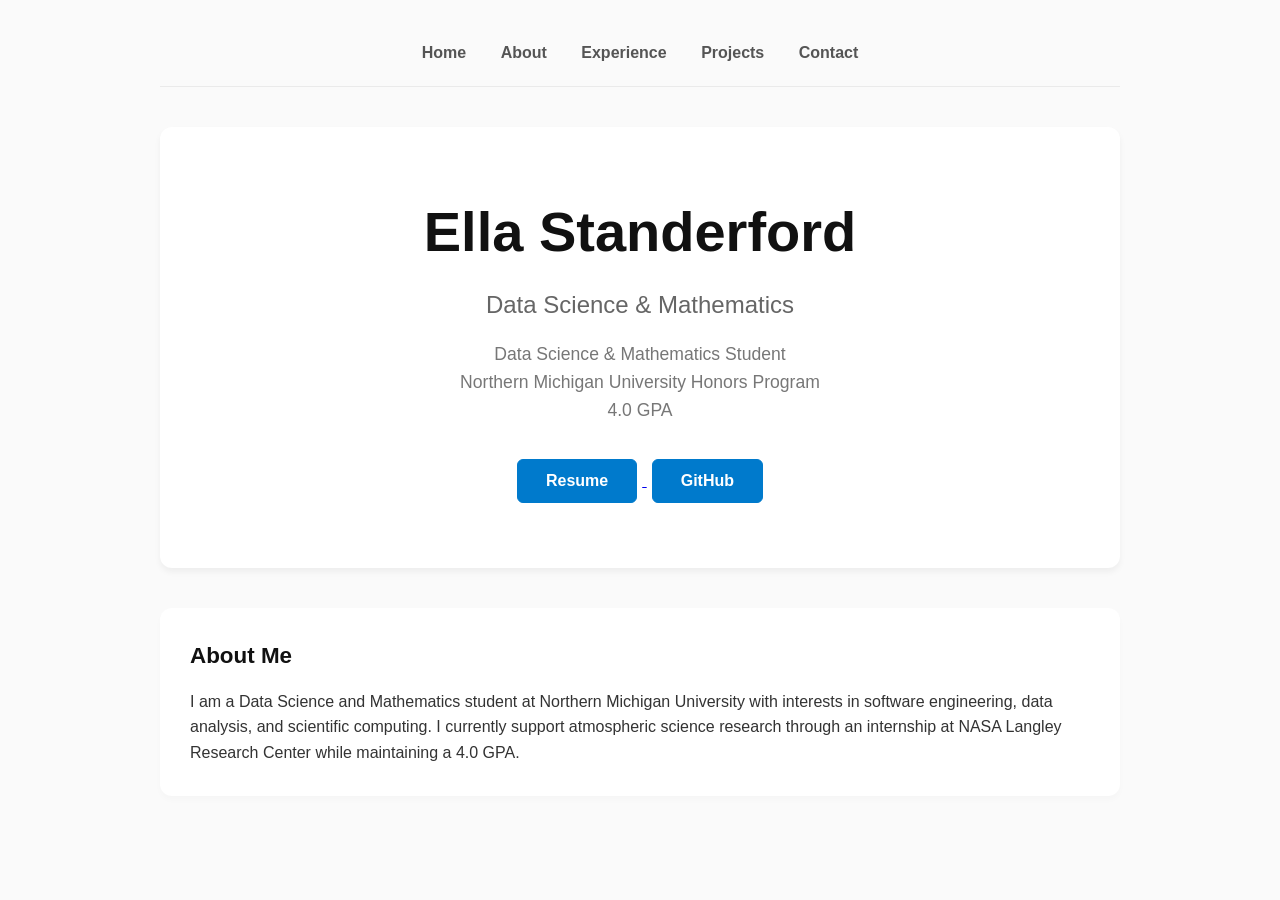
<file: index.html>
<!DOCTYPE html>
<html lang="en">
<head>
    <meta charset="UTF-8">
    <meta name="viewport" content="width=device-width, initial-scale=1.0">
    <title>Ella Standerford</title>
    <link rel="stylesheet" href="css/styles.css">
</head>
<body>

<nav>
    <a href="index.html">Home</a>
    <a href="about.html">About</a>
    <a href="experience.html">Experience</a>
    <a href="projects.html">Projects</a>
    <a href="contact.html">Contact</a>
</nav>

<div class="hero">

    <h1>Ella Standerford</h1>

    <h2>Data Science & Mathematics</h2>

    <p>
	    Data Science & Mathematics Student<br>
	    Northern Michigan University Honors Program<br>
	    4.0 GPA
</p>

    <a href="Ella Standerford - Resume (9.25.26).pdf" target="_blank">
	    <button>Resume</button>
	</a>

	<a href="https://github.com/ellastanderford" target="_blank">
	    <button>GitHub</button>
</a>

</div>

<section>
    <h3>About Me</h3>

    <p>
        I am a Data Science and Mathematics student at Northern
        Michigan University with interests in software engineering,
        data analysis, and scientific computing. I currently support
        atmospheric science research through an internship at NASA
        Langley Research Center while maintaining a 4.0 GPA.
    </p>
</section>



</body>
</html>
</file>
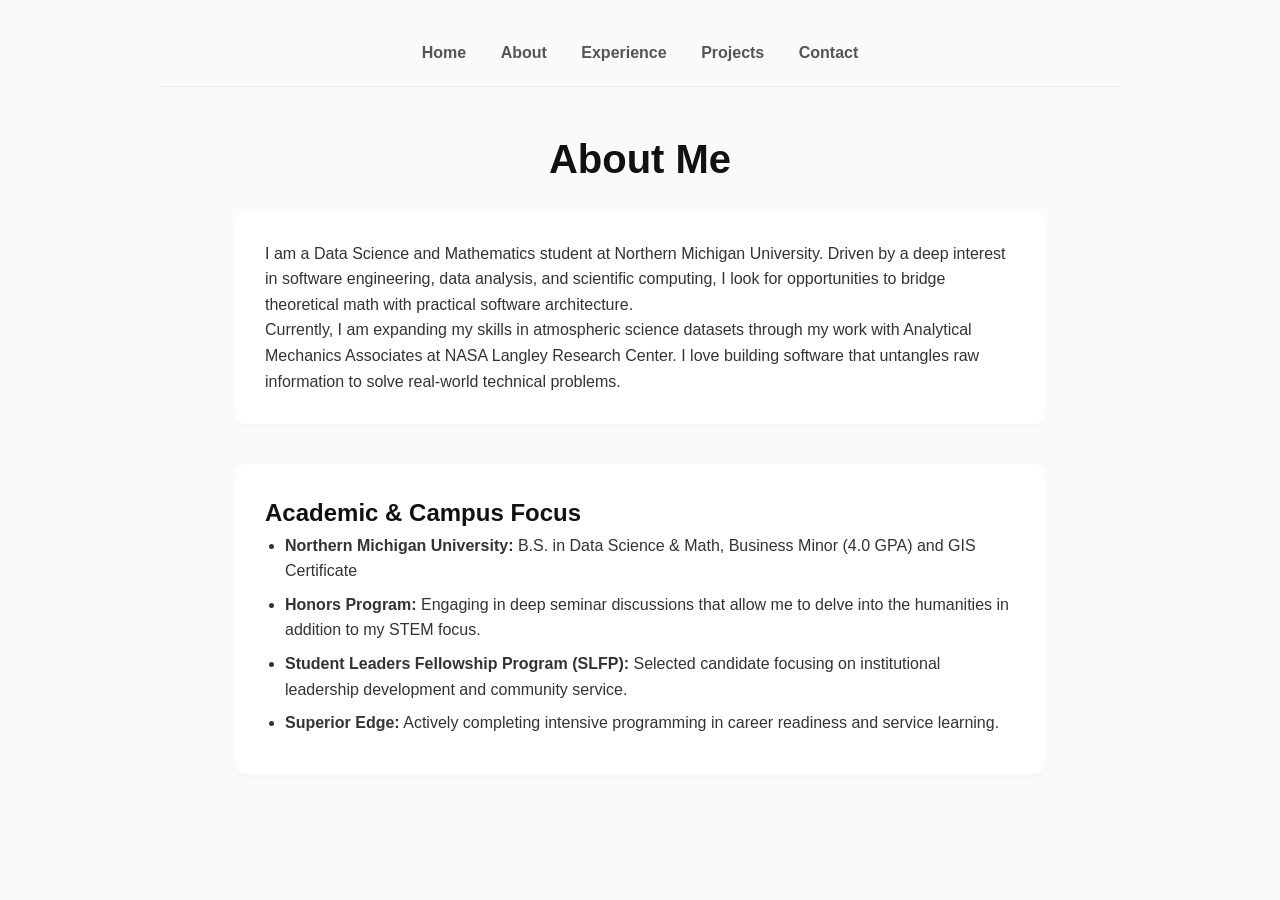
<file: about.html>
<!DOCTYPE html>
<html lang="en">
<head>
    <meta charset="UTF-8">
    <meta name="viewport" content="width=device-width, initial-scale=1.0">
    <title>About Me | Ella Standerford</title>
    <link rel="stylesheet" href="css/styles.css">
</head>
<body>

<nav>
    <a href="index.html">Home</a>
    <a href="about.html">About</a>
    <a href="experience.html">Experience</a>
    <a href="projects.html">Projects</a>
    <a href="contact.html">Contact</a>
</nav>

<main class="content-container">
    <h1>About Me</h1>

    <section class="about-section">
        <p>
            I am a Data Science and Mathematics student at Northern Michigan University.
            Driven by a deep interest in software engineering, data analysis, and scientific computing,
            I look for opportunities to bridge theoretical math with practical software architecture.
        </p>
        <p>
            Currently, I am expanding my skills in atmospheric science datasets through my work with
            Analytical Mechanics Associates at NASA Langley Research Center. I love building software
            that untangles raw information to solve real-world technical problems.
        </p>
    </section>

    <section class="education-highlights">
        <h2>Academic & Campus Focus</h2>
        <ul>
            <li><strong>Northern Michigan University:</strong> B.S. in Data Science & Math, Business Minor (4.0 GPA) and GIS Certificate</li>
            <li><strong>Honors Program:</strong> Engaging in deep seminar discussions that allow me to delve into the humanities in addition to my STEM focus.</li>
            <li><strong>Student Leaders Fellowship Program (SLFP):</strong> Selected candidate focusing on institutional leadership development and community service.</li>
            <li><strong>Superior Edge:</strong> Actively completing intensive programming in career readiness and service learning.</li>
        </ul>
    </section>
</main>

</body>
</html>
</file>
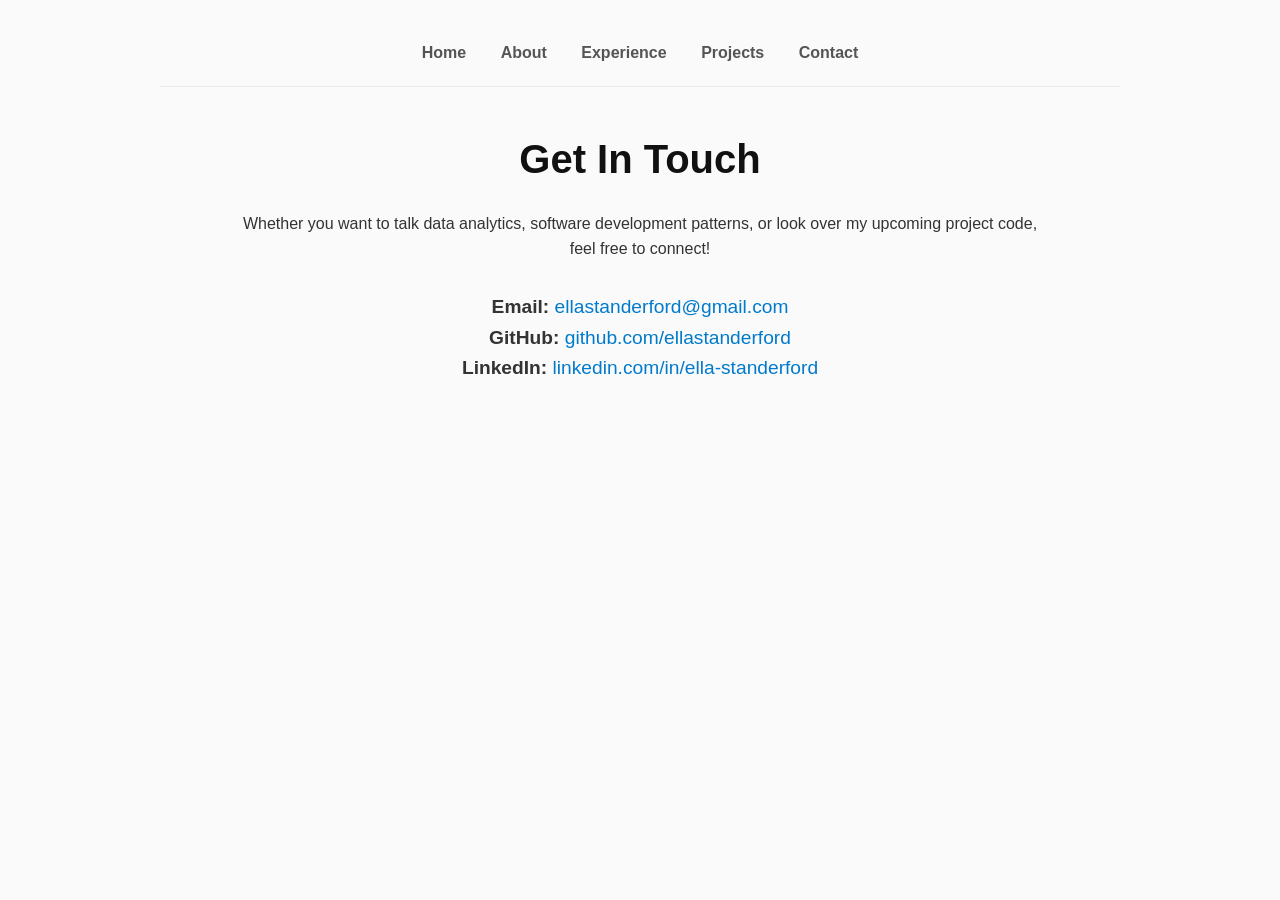
<file: contact.html>
<!DOCTYPE html>
<html lang="en">
<head>
    <meta charset="UTF-8">
    <meta name="viewport" content="width=device-width, initial-scale=1.0">
    <title>Contact | Ella Standerford</title>
    <link rel="stylesheet" href="css/styles.css">
</head>
<body>

<nav>
    <a href="index.html">Home</a>
    <a href="about.html">About</a>
    <a href="experience.html">Experience</a>
    <a href="projects.html">Projects</a>
    <a href="contact.html">Contact</a>
</nav>

<main class="content-container contact-page">
    <h1>Get In Touch</h1>
    <p>Whether you want to talk data analytics, software development patterns, or look over my upcoming project code, feel free to connect!</p>

    <div class="contact-links">
        <p><strong>Email:</strong> <a href="mailto:ellastanderford@gmail.com">ellastanderford@gmail.com</a></p>
        <p><strong>GitHub:</strong> <a href="https://github.com/ellastanderford" target="_blank">github.com/ellastanderford</a></p>
        <p><strong>LinkedIn:</strong> <a href="https://www.linkedin.com/in/ella-standerford/" target="_blank">linkedin.com/in/ella-standerford</a></p>
    </div>
</main>

</body>
</html>
</file>
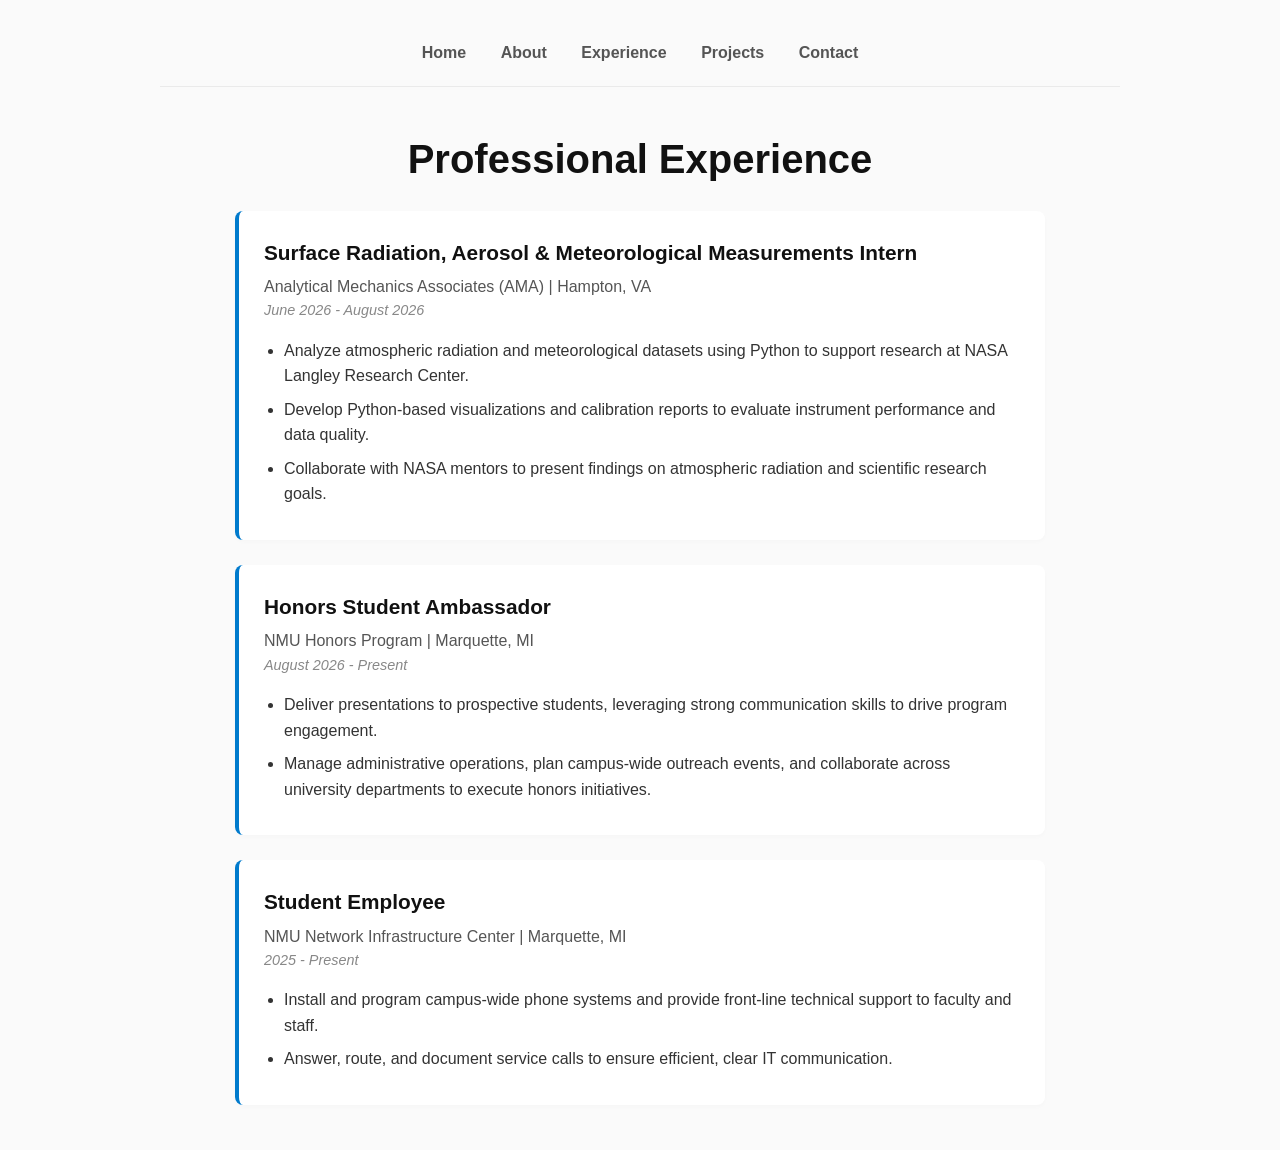
<file: experience.html>
<!DOCTYPE html>
<html lang="en">
<head>
    <meta charset="UTF-8">
    <meta name="viewport" content="width=device-width, initial-scale=1.0">
    <title>Experience | Ella Standerford</title>
    <link rel="stylesheet" href="css/styles.css">
</head>
<body>

<nav>
    <a href="index.html">Home</a>
    <a href="about.html">About</a>
    <a href="experience.html">Experience</a>
    <a href="projects.html">Projects</a>
    <a href="contact.html">Contact</a>
</nav>

<main class="content-container">
    <h1>Professional Experience</h1>

    <div class="timeline-item">
        <h3>Surface Radiation, Aerosol & Meteorological Measurements Intern</h3>
        <h4>Analytical Mechanics Associates (AMA) | Hampton, VA</h4>
        <p class="date">June 2026 - August 2026</p>
        <ul>
            <li>Analyze atmospheric radiation and meteorological datasets using Python to support research at NASA Langley Research Center.</li>
            <li>Develop Python-based visualizations and calibration reports to evaluate instrument performance and data quality.</li>
            <li>Collaborate with NASA mentors to present findings on atmospheric radiation and scientific research goals.</li>
        </ul>
    </div>

    <div class="timeline-item">
        <h3>Honors Student Ambassador</h3>
        <h4>NMU Honors Program | Marquette, MI</h4>
        <p class="date">August 2026 - Present</p>
        <ul>
            <li>Deliver presentations to prospective students, leveraging strong communication skills to drive program engagement.</li>
            <li>Manage administrative operations, plan campus-wide outreach events, and collaborate across university departments to execute honors initiatives.</li>
        </ul>
    </div>

    <div class="timeline-item">
        <h3>Student Employee</h3>
        <h4>NMU Network Infrastructure Center | Marquette, MI</h4>
        <p class="date">2025 - Present</p>
        <ul>
            <li>Install and program campus-wide phone systems and provide front-line technical support to faculty and staff.</li>
            <li>Answer, route, and document service calls to ensure efficient, clear IT communication.</li>
        </ul>
    </div>
</main>

</body>
</html>
</file>
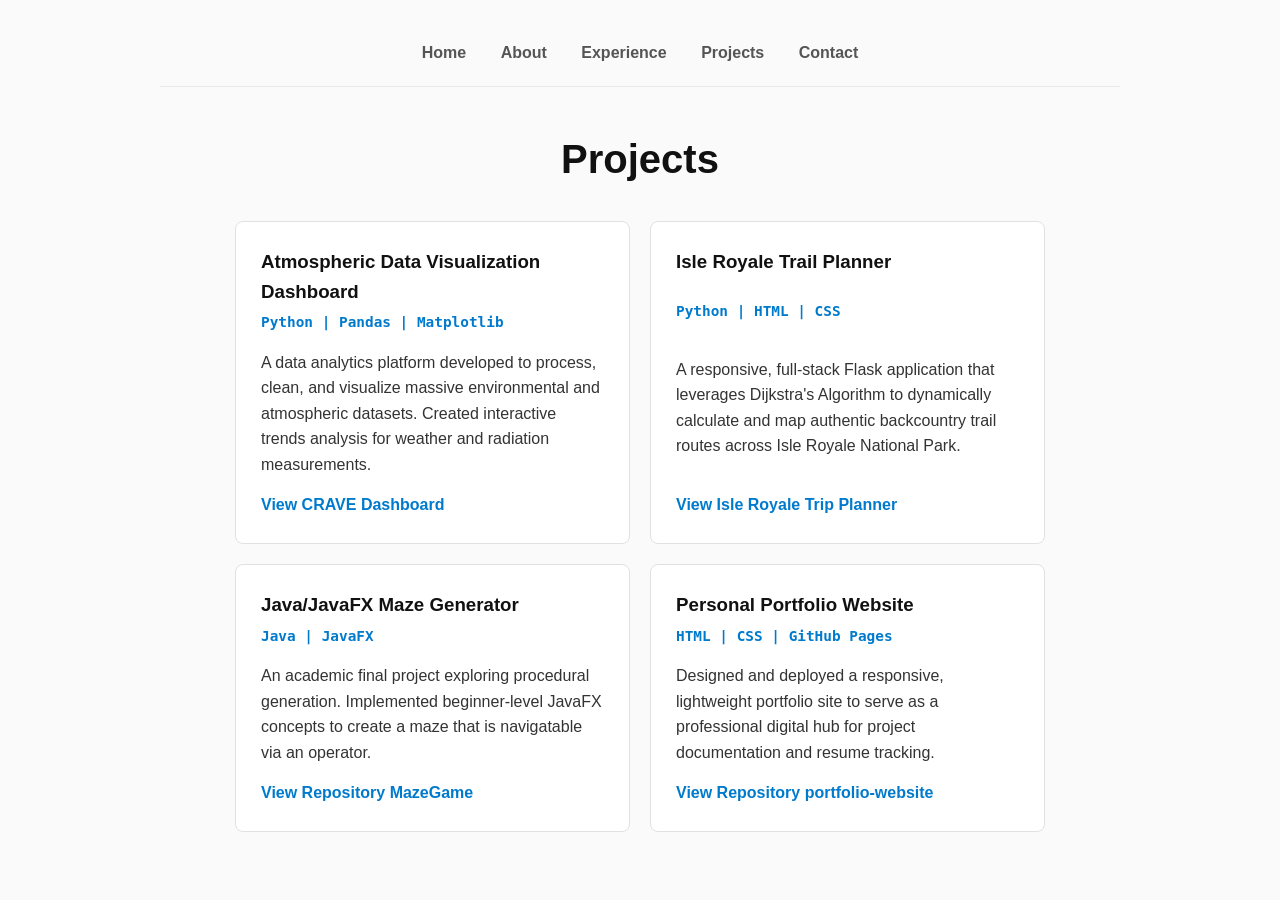
<file: projects.html>
<!DOCTYPE html>
<html lang="en">
<head>
    <meta charset="UTF-8">
    <meta name="viewport" content="width=device-width, initial-scale=1.0">
    <title>Projects | Ella Standerford</title>
    <link rel="stylesheet" href="css/styles.css">
</head>
<body>

<nav>
    <a href="index.html">Home</a>
    <a href="about.html">About</a>
    <a href="experience.html">Experience</a>
    <a href="projects.html">Projects</a>
    <a href="contact.html">Contact</a>
</nav>

<main class="content-container">
    <h1>Projects</h1>

    <div class="projects-grid">
        <!-- Project 1 -->
        <div class="project-card">
            <h3>Atmospheric Data Visualization Dashboard</h3>
            <p class="tech-stack">Python | Pandas | Matplotlib</p>
            <p>A data analytics platform developed to process, clean, and visualize massive environmental and atmospheric datasets. Created interactive trends analysis for weather and radiation measurements.</p>
            <a href="https://crave-solar-radiation-dashboard.streamlit.app/" target="_blank" class="project-link">View CRAVE Dashboard</a>
        </div>

        <!-- Project 2 -->
        <div class="project-card">
            <h3>Isle Royale Trail Planner</h3>
            <p class="tech-stack">Python | HTML | CSS</p>
            <p>A responsive, full-stack Flask application that leverages Dijkstra's Algorithm to dynamically calculate and map authentic backcountry trail routes across Isle Royale National Park.</p>
            <a href="https://isleroyalewebsite.onrender.com/" target="_blank" class="project-link">View Isle Royale Trip Planner</a>
        </div>

        <!-- Project 3 (Your Java Maze Final!) -->
        <div class="project-card">
            <h3>Java/JavaFX Maze Generator</h3>
            <p class="tech-stack">Java | JavaFX</p>
            <p>An academic final project exploring procedural generation. Implemented beginner-level JavaFX concepts to create a maze that is navigatable via an operator.</p>
            <a href="https://github.com/ellastanderford/MazeGame" target="_blank" class="project-link">View Repository MazeGame</a>
        </div>

        <!-- Project 4 -->
        <div class="project-card">
            <h3>Personal Portfolio Website</h3>
            <p class="tech-stack">HTML | CSS | GitHub Pages</p>
            <p>Designed and deployed a responsive, lightweight portfolio site to serve as a professional digital hub for project documentation and resume tracking.</p>
            <a href="https://github.com/ellastanderford/portfolio-website" target="_blank" class="project-link">View Repository portfolio-website</a>
        </div>
    </div>
</main>

</body>
</html>
</file>
<file: css/styles.css>
/* --- Global Styles & Reset --- */
* {
    box-sizing: border-box;
    margin: 0;
    padding: 0;
}

body {
    font-family: 'Segoe UI', Arial, sans-serif;
    max-width: 1000px;
    margin: auto;
    padding: 20px;
    color: #333;
    line-height: 1.6;
    background-color: #fafafa;
}

h1, h2, h3, h4 {
    color: #111;
}

h1 {
    text-align: center;
    font-size: 2.5rem;
    margin: 40px 0 20px 0;
}

/* --- Navigation System --- */
nav {
    text-align: center;
    margin: 20px 0 40px 0;
    padding-bottom: 20px;
    border-bottom: 1px solid #eaeaea;
}

nav a {
    text-decoration: none;
    margin: 0 15px;
    color: #555;
    font-weight: 600;
    transition: color 0.2s ease;
}

nav a:hover {
    color: #007acc; /* Modern tech blue accent */
}

/* --- Hero Layout --- */
.hero {
    text-align: center;
    padding: 60px 20px;
    background: #ffffff;
    border-radius: 12px;
    box-shadow: 0 4px 6px rgba(0,0,0,0.05);
    margin-bottom: 40px;
}

.hero h1 {
    font-size: 3.5rem;
    margin: 0 0 10px 0;
}

.hero h2 {
    font-size: 1.5rem;
    color: #666;
    font-weight: 400;
    margin-bottom: 15px;
}

.hero p {
    font-size: 1.1rem;
    color: #777;
    margin-bottom: 30px;
}

/* --- UI Buttons --- */
button {
    padding: 12px 28px;
    margin: 5px;
    font-size: 16px;
    font-weight: 600;
    border: 1px solid #007acc;
    border-radius: 6px;
    cursor: pointer;
    background-color: #007acc;
    color: white;
    transition: all 0.2s ease;
}

button:hover {
    background-color: #005999;
    border-color: #005999;
    transform: translateY(-1px);
}

/* --- Core Structure Blocks --- */
.content-container {
    padding: 0 20px;
    max-width: 850px;
    margin: auto;
}

section {
    margin-bottom: 40px;
    background: white;
    padding: 30px;
    border-radius: 12px;
    box-shadow: 0 4px 6px rgba(0,0,0,0.02);
}

section h3 {
    margin-bottom: 15px;
    font-size: 1.4rem;
}

/* --- Grid Display for Projects --- */
.projects-grid {
    display: grid;
    grid-template-columns: repeat(auto-fit, minmax(350px, 1fr));
    gap: 20px;
    margin-top: 30px;
}

.project-card {
    background: white;
    border: 1px solid #e1e1e1;
    border-radius: 8px;
    padding: 25px;
    display: flex;
    flex-direction: column;
    justify-content: space-between;
    transition: transform 0.2s ease, box-shadow 0.2s ease;
}

.project-card:hover {
    transform: translateY(-4px);
    box-shadow: 0 8px 15px rgba(0,0,0,0.06);
}

.tech-stack {
    font-family: monospace;
    font-size: 0.9rem;
    color: #007acc;
    margin: 5px 0 15px 0;
    font-weight: bold;
}

.project-link {
    text-decoration: none;
    color: #007acc;
    font-weight: bold;
    margin-top: 15px;
    display: inline-block;
}

/* --- Professional Experience Timeline Layout --- */
.timeline-item {
    background: white;
    padding: 25px;
    border-radius: 8px;
    border-left: 4px solid #007acc;
    margin-bottom: 25px;
    box-shadow: 0 2px 4px rgba(0,0,0,0.02);
}

.timeline-item h3 {
    font-size: 1.3rem;
}

.timeline-item h4 {
    color: #555;
    font-weight: 500;
    margin-top: 5px;
}

.timeline-item .date {
    font-style: italic;
    color: #888;
    margin-bottom: 15px;
    font-size: 0.9rem;
}

.timeline-item ul, .education-highlights ul {
    margin-left: 20px;
}

.timeline-item li, .education-highlights li {
    margin-bottom: 8px;
}

/* --- Contact Format Block --- */
.contact-page {
    text-align: center;
}

.contact-links {
    margin-top: 30px;
    font-size: 1.2rem;
}

.contact-links a {
    color: #007acc;
    text-decoration: none;
}

.contact-links a:hover {
    text-decoration: underline;
}
</file>
